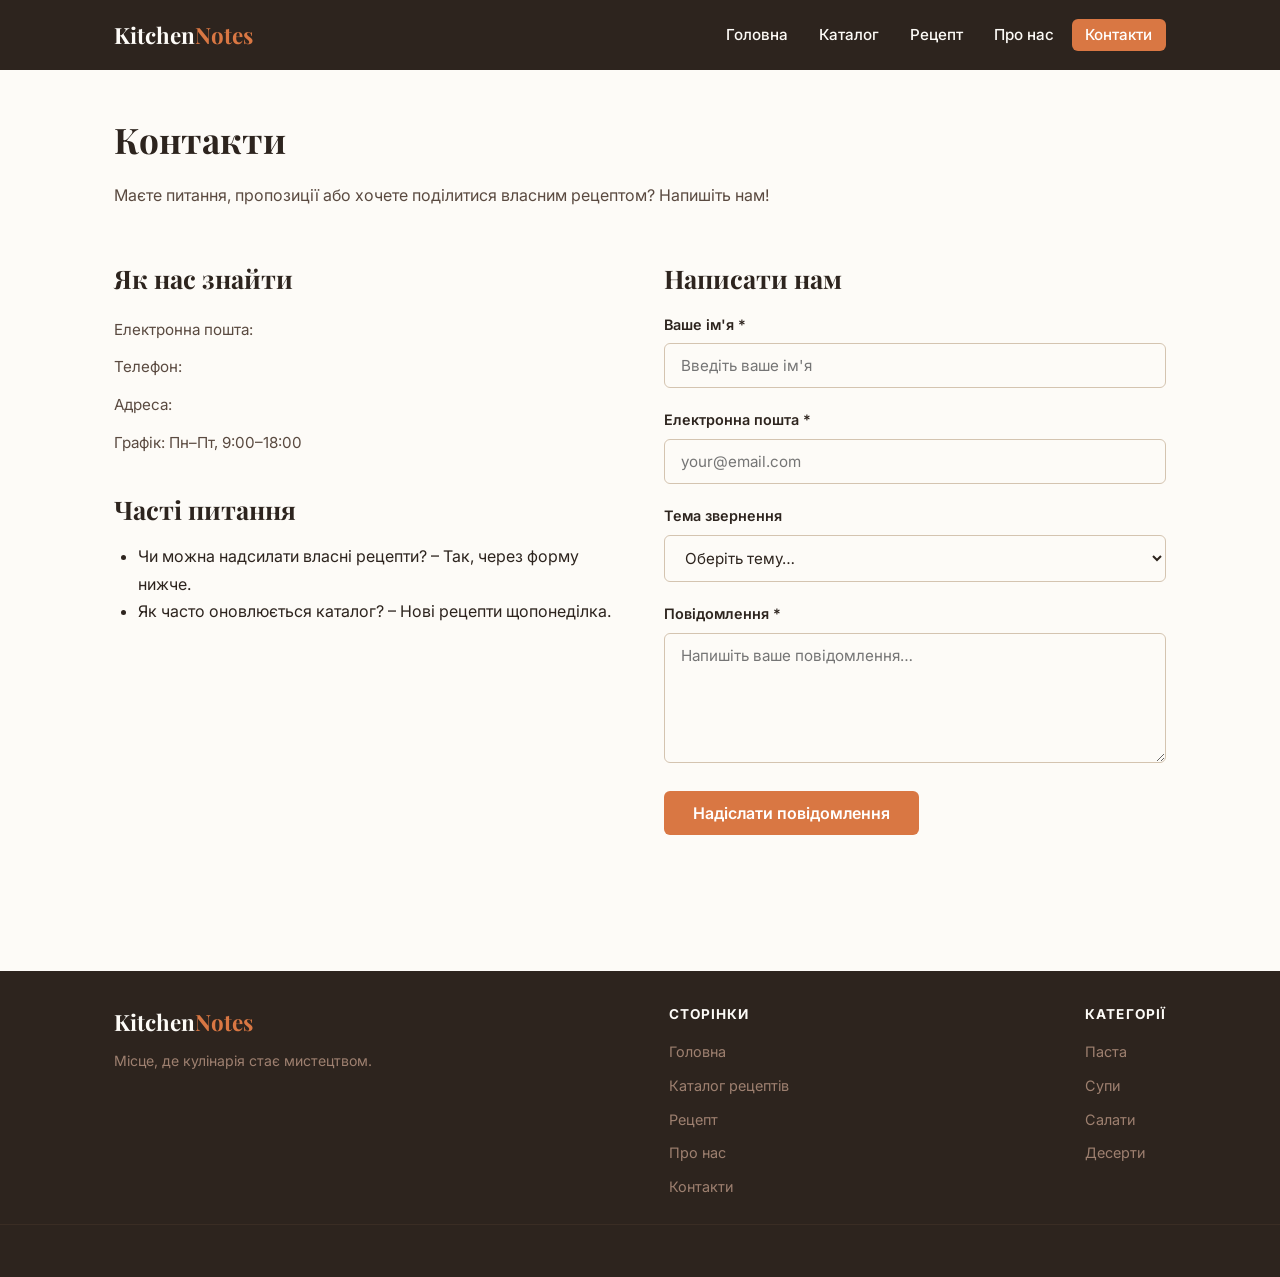
<file: Лабораторна робота 2 Бригада 24/contact.html>
<!DOCTYPE html>
<html lang="uk">
<head>
  <meta charset="UTF-8" />
  <meta name="viewport" content="width=device-width, initial-scale=1.0" />
  <meta name="description" content="Зв'яжіться з командою KitchenNotes – форма зворотного зв'язку та контактна інформація." />
  <title>Контакти – KitchenNotes</title>
  <link rel="stylesheet" href="css/style.css" />
</head>
<body>

  <header>
    <div class="container">
      <a href="index.html" class="logo">Kitchen<span>Notes</span></a>
      <nav>
        <ul>
          <li><a href="index.html">Головна</a></li>
          <li><a href="catalog.html">Каталог</a></li>
          <li><a href="recipe-item.html">Рецепт</a></li>
          <li><a href="about.html">Про нас</a></li>
          <li><a href="contact.html" class="active">Контакти</a></li>
        </ul>
      </nav>
    </div>
  </header>

  <main>
    <div class="container">

      <section>
        <h1>Контакти</h1>
        <p>Маєте питання, пропозиції або хочете поділитися власним рецептом? Напишіть нам!</p>
      </section>

      <div class="contact-layout">

        <section class="contact-info">
          <h2>Як нас знайти</h2>
          <address>
            <p> Електронна пошта:</p>
            <p> Телефон:</p>
            <p> Адреса:</p>
            <p> Графік: Пн–Пт, 9:00–18:00</p>
          </address>

          <h2 style="margin-top: 2rem;">Часті питання</h2>
          <ul>
            <li>Чи можна надсилати власні рецепти? – Так, через форму нижче.</li>
            <li>Як часто оновлюється каталог? – Нові рецепти щопонеділка.</li>
          </ul>
        </section>

        <section>
          <h2>Написати нам</h2>

          <form action="#" method="post">

            <div class="form-group">
              <label for="name">Ваше ім'я *</label>
              <input
                type="text"
                id="name"
                name="name"
                placeholder="Введіть ваше ім'я"
                required
                minlength="3"
                autocomplete="name"
              />
            </div>

            <div class="form-group">
              <label for="email">Електронна пошта *</label>
              <input
                type="email"
                id="email"
                name="email"
                placeholder="your@email.com"
                required
                autocomplete="email"
              />
            </div>

            <div class="form-group">
              <label for="topic">Тема звернення</label>
              <select id="topic" name="topic">
                <option value="">Оберіть тему…</option>
                <option value="recipe">Пропозиція рецепту</option>
                <option value="question">Питання про рецепт</option>
                <option value="cooperation">Співпраця</option>
                <option value="other">Інше</option>
              </select>
            </div>

            <div class="form-group">
              <label for="message">Повідомлення *</label>
              <textarea
                id="message"
                name="message"
                rows="5"
                placeholder="Напишіть ваше повідомлення…"
                required
                minlength="10"
              ></textarea>
            </div>

            <button type="submit">Надіслати повідомлення</button>

          </form>
        </section>

      </div>

    </div>
  </main>

  <footer>
    <div class="container">
      <div class="footer-brand">
        <a href="index.html" class="logo">Kitchen<span>Notes</span></a>
        <p>Місце, де кулінарія стає мистецтвом.</p>
      </div>
      <div class="footer-links">
        <h4>Сторінки</h4>
        <ul>
          <li><a href="index.html">Головна</a></li>
          <li><a href="catalog.html">Каталог рецептів</a></li>
          <li><a href="recipe-item.html">Рецепт</a></li>
          <li><a href="about.html">Про нас</a></li>
          <li><a href="contact.html">Контакти</a></li>
        </ul>
      </div>
      <div class="footer-links">
        <h4>Категорії</h4>
        <ul>
          <li><a href="catalog.html">Паста</a></li>
          <li><a href="catalog.html">Супи</a></li>
          <li><a href="catalog.html">Салати</a></li>
          <li><a href="catalog.html">Десерти</a></li>
        </ul>
      </div>
    </div>
    <div class="footer-bottom">
    </div>
  </footer>

</body>
</html>
</file>
<file: Лабораторна робота 2 Бригада 24/css/style.css>
@import url('https://fonts.googleapis.com/css2?family=Playfair+Display:wght@400;700&family=Inter:wght@400;500;600&display=swap');

* {
  box-sizing: border-box;
  margin: 0;
  padding: 0;
}
body {
  font-family: 'Inter', sans-serif;
  background-color: #FDFBF7;
  color: #2D241E;
  line-height: 1.7;
}

img {
  max-width: 100%;
  height: auto;
  display: block;
}

a {
  color: #D97743;
  text-decoration: none;
}

a:hover {
  text-decoration: underline;
}

ul, ol {
  padding-left: 1.5rem;
}

h1, h2, h3 {
  font-family: 'Playfair Display', serif;
  color: #2D241E;
  margin-bottom: 0.75rem;
}

h1 { font-size: 2.2rem; }
h2 { font-size: 1.6rem; }
h3 { font-size: 1.2rem; }

p {
  color: #5A4A40;
  margin-bottom: 1rem;
}

.container {
  max-width: 1100px;
  margin: 0 auto;
  padding: 0 1.5rem;
}

header {
  background-color: #2D241E;
  padding: 1rem 0;
}

header .container {
  display: flex;
  align-items: center;
  justify-content: space-between;
  flex-wrap: wrap;
  gap: 1rem;
}

.logo {
  font-family: 'Playfair Display', serif;
  font-size: 1.4rem;
  font-weight: 700;
  color: #FDFBF7;
  text-decoration: none;
}

.logo span {
  color: #D97743;
}

nav ul {
  list-style: none;
  padding: 0;
  display: flex;
  gap: 0.25rem;
  flex-wrap: wrap;
}

nav ul li a {
  color: #FDFBF7;
  font-size: 0.95rem;
  font-weight: 500;
  padding: 0.4rem 0.85rem;
  border-radius: 6px;
  text-decoration: none;
  transition: background 0.2s;
}

nav ul li a:hover,
nav ul li a.active {
  background-color: #D97743;
  color: #fff;
}

main {
  padding: 2.5rem 0;
}

section {
  margin-bottom: 3rem;
}

.hero {
  background-color: #F0E8DC;
  border: 1px solid #E0D4C0;
  border-radius: 12px;
  padding: 3rem 2rem;
  margin-bottom: 3rem;
  text-align: center;
}

.hero h1 {
  font-size: 2.8rem;
  margin-bottom: 1rem;
}

.hero p {
  font-size: 1.1rem;
  max-width: 600px;
  margin: 0 auto 1.5rem;
}

.btn {
  display: inline-block;
  background-color: #D97743;
  color: #fff;
  padding: 0.7rem 1.6rem;
  border-radius: 6px;
  font-weight: 600;
  text-decoration: none;
  font-size: 0.95rem;
}

.btn:hover {
  background-color: #B85F2F;
  text-decoration: none;
  color: #fff;
}

.recipes-grid {
  display: grid;
  grid-template-columns: repeat(3, 1fr);
  gap: 1.5rem;
}

.recipe-card {
  background: #fff;
  border: 1px solid #E0D4C0;
  border-radius: 10px;
  overflow: hidden;
}

.recipe-card img {
  width: 100%;
  height: 200px;
  object-fit: cover;
}

.recipe-card .card-body {
  padding: 1.25rem;
}

.recipe-card h3 {
  margin-bottom: 0.5rem;
}

.recipe-card p {
  font-size: 0.9rem;
  margin-bottom: 0.75rem;
}

.card-meta {
  font-size: 0.82rem;
  color: #9E8072;
  margin-bottom: 0.75rem;
}

.recipe-image {
  width: 100%;
  max-height: 400px;
  object-fit: cover;
  border-radius: 10px;
  margin-bottom: 2rem;
}

.recipe-layout {
  display: grid;
  grid-template-columns: 1fr 300px;
  gap: 2.5rem;
  align-items: start;
}

.ingredients-box {
  background: #F0E8DC;
  border: 1px solid #E0D4C0;
  border-radius: 10px;
  padding: 1.5rem;
}

.ingredients-box h3 {
  margin-bottom: 1rem;
}

.ingredients-box ul {
  display: flex;
  flex-direction: column;
  gap: 0.4rem;
}

.ingredients-box li {
  font-size: 0.95rem;
  color: #2D241E;
}

.steps ol {
  display: flex;
  flex-direction: column;
  gap: 1.25rem;
}

.steps ol li {
  font-size: 0.97rem;
  color: #2D241E;
  padding-left: 0.5rem;
}

.catalog-list {
  display: grid;
  grid-template-columns: repeat(2, 1fr);
  gap: 1.5rem;
}

.about-img {
  width: 100%;
  max-height: 380px;
  object-fit: cover;
  border-radius: 10px;
  margin-bottom: 2rem;
}

.values-list {
  list-style: none;
  padding: 0;
  display: grid;
  grid-template-columns: 1fr 1fr;
  gap: 1rem;
  margin-top: 1.5rem;
}

.values-list li {
  background: #F0E8DC;
  border: 1px solid #E0D4C0;
  border-radius: 8px;
  padding: 1rem 1.25rem;
  font-size: 0.95rem;
  color: #2D241E;
}

.contact-layout {
  display: grid;
  grid-template-columns: 1fr 1fr;
  gap: 3rem;
  align-items: start;
}

.contact-info address {
  font-style: normal;
  display: flex;
  flex-direction: column;
  gap: 0.75rem;
  margin-top: 1rem;
}

.contact-info address p {
  margin: 0;
  font-size: 0.95rem;
}

form .form-group {
  margin-bottom: 1.25rem;
}

form label {
  display: block;
  font-weight: 600;
  font-size: 0.9rem;
  margin-bottom: 0.4rem;
  color: #2D241E;
}

form input,
form textarea,
form select {
  width: 100%;
  padding: 0.75rem 1rem;
  border: 1.5px solid #D4C4B0;
  border-radius: 6px;
  background: #FDFBF7;
  color: #2D241E;
  font-family: 'Inter', sans-serif;
  font-size: 0.95rem;
  outline: none;
}

form input:focus,
form textarea:focus,
form select:focus {
  border-color: #D97743;
}

form textarea {
  resize: vertical;
  min-height: 130px;
}

form button[type="submit"] {
  background-color: #D97743;
  color: #fff;
  padding: 0.75rem 1.8rem;
  border: none;
  border-radius: 6px;
  font-family: 'Inter', sans-serif;
  font-size: 1rem;
  font-weight: 600;
  cursor: pointer;
}

form button[type="submit"]:hover {
  background-color: #B85F2F;
}

footer {
  background-color: #2D241E;
  color: #C8B8A8;
  padding: 2rem 0;
  margin-top: 3rem;
}

footer .container {
  display: flex;
  justify-content: space-between;
  align-items: flex-start;
  flex-wrap: wrap;
  gap: 2rem;
}

footer .footer-brand .logo {
  display: block;
  margin-bottom: 0.5rem;
}

footer .footer-brand p {
  color: #9E8070;
  font-size: 0.88rem;
  margin: 0;
}

footer .footer-links h4 {
  color: #FDFBF7;
  font-family: 'Inter', sans-serif;
  font-size: 0.85rem;
  text-transform: uppercase;
  letter-spacing: 0.08em;
  margin-bottom: 0.75rem;
}

footer .footer-links ul {
  list-style: none;
  padding: 0;
  display: flex;
  flex-direction: column;
  gap: 0.4rem;
}

footer .footer-links ul a {
  color: #9E8070;
  font-size: 0.9rem;
  text-decoration: none;
}

footer .footer-links ul a:hover {
  color: #D97743;
  text-decoration: none;
}

footer .footer-bottom {
  border-top: 1px solid #3A2D24;
  margin-top: 1.5rem;
  padding-top: 1.25rem;
  text-align: center;
  color: #7A6A5F;
  font-size: 0.85rem;
}

@media (max-width: 900px) {
  .recipes-grid {
    grid-template-columns: repeat(2, 1fr);
  }

  .recipe-layout {
    grid-template-columns: 1fr;
  }

  .contact-layout {
    grid-template-columns: 1fr;
  }

  .catalog-list {
    grid-template-columns: 1fr;
  }
}

@media (max-width: 600px) {
  .recipes-grid {
    grid-template-columns: 1fr;
  }

  .values-list {
    grid-template-columns: 1fr;
  }

  .hero h1 {
    font-size: 2rem;
  }

  header .container {
    flex-direction: column;
    align-items: flex-start;
  }

  nav ul {
    gap: 0.15rem;
  }
}
</file>
